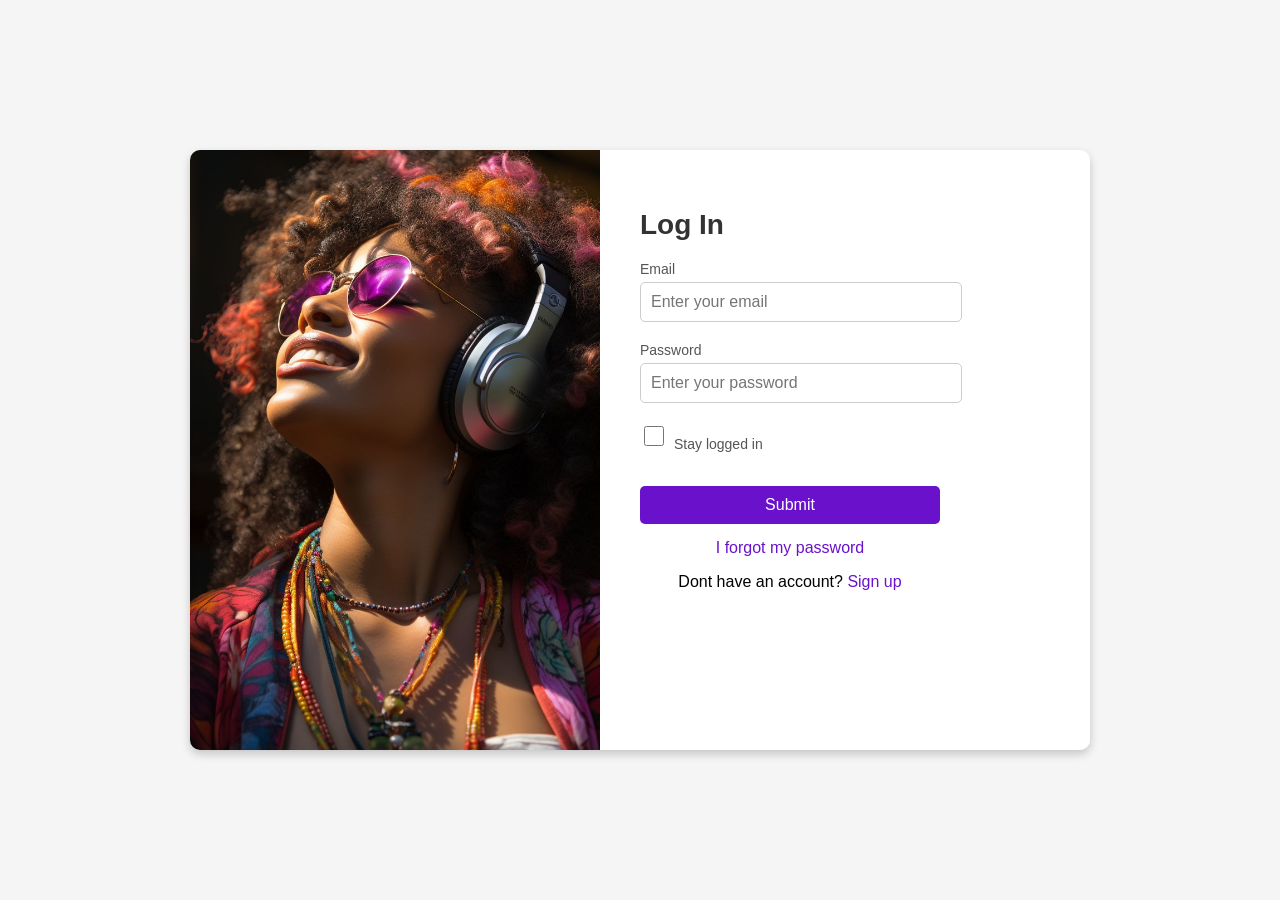
<file: index.html>
<!DOCTYPE html>
<html lang="en">
<head>
    <meta charset="UTF-8">
    <meta name="viewport" content="width=device-width, initial-scale=1.0">
    <title>Login & Sign Up</title>
    <link rel="stylesheet" href="stylet.css">
</head>
<body>
    <div class="login-container">
        <div class="image-section">
            <img src="d5d4e6100c75af40ae76760f24fcba44.jpg" alt="Decorative Background" id="slider-image" />
        </div>

        <div class="form-section">
            <h1 id="form-title">Log In</h1>
            <form id="auth-form" method="post" action="processor.php">
                <input type="hidden" id="form-action" name="action" value="login" />

                <!-- Login Fields -->
                <div id="login-fields">
                    <label for="login-email">Email</label>
                    <input type="email" id="login-email" name="login-email" placeholder="Enter your email" required />

                    <label for="login-password">Password</label>
                    <input type="password" id="login-password" name="login-password" placeholder="Enter your password" required />
                </div>

                <!-- Sign-Up Fields -->
                <div id="signup-fields" style="display: none;">
                    <label for="signup-email">Email</label>
                    <input type="email" id="signup-email" name="signup-email" placeholder="Enter your email" />

                    <label for="signup-password">Password</label>
                    <input type="password" id="signup-password" name="signup-password" placeholder="Enter your password" />
                    <small id="password-strength" style="display: none;"></small>

                    <label for="confirm-password">Confirm Password</label>
                    <input type="password" id="confirm-password" name="confirm-password" placeholder="Confirm your password" />
                </div>

                <div class="remember-me">
                    <input type="checkbox" id="stayLoggedIn" />
                    <label for="stayLoggedIn">Stay logged in</label>
                </div>  

                <button type="submit">Submit</button>

                <div class="additional-links">
                    <a href="javascript:void(0)" id="forgot-password">I forgot my password</a>
                    <p id="toggle-link">Dont have an account? <a href="#">Sign up</a></p>
                </div>
                
            </form>
        </div>
    </div>

    <script src="scriptss.js"></script>
</body>
</html>
</file>
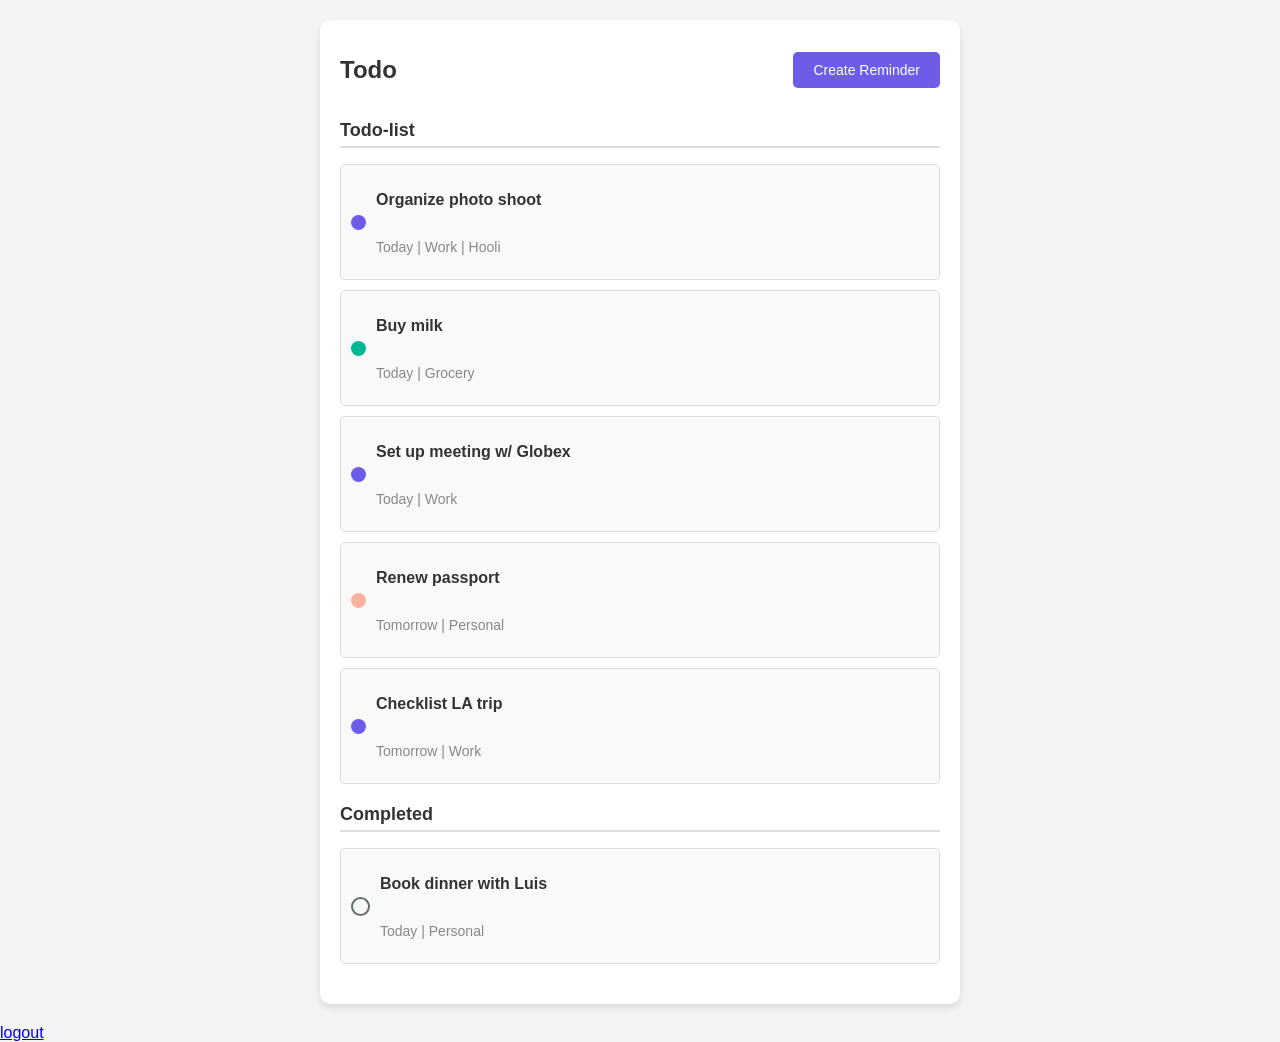
<file: index2.html>
<!DOCTYPE html>
<html lang="en">
<head>
    <meta charset="UTF-8">
    <meta name="viewport" content="width=device-width, initial-scale=1.0">
    <title>To-Do App</title>
    <link rel="stylesheet" href="styles.css">
</head>
<body>
    <div class="app-container">
        <header>
            <h1>Todo</h1>
            <button id="createReminderButton">Create Reminder</button>
        </header>

        <section class="todo-section">
            <h2>Todo-list</h2>
            <ul id="todoList">
                <li>
                    <span class="status-circle work"></span>
                    <div class="task-info">
                        <p class="task-title">Organize photo shoot</p>
                        <p class="task-details">Today | Work | Hooli</p>
                    </div>
                </li>
                <li>
                    <span class="status-circle grocery"></span>
                    <div class="task-info">
                        <p class="task-title">Buy milk</p>
                        <p class="task-details">Today | Grocery</p>
                    </div>
                </li>
                <li>
                    <span class="status-circle work"></span>
                    <div class="task-info">
                        <p class="task-title">Set up meeting w/ Globex</p>
                        <p class="task-details">Today | Work</p>
                    </div>
                </li>
                <li>
                    <span class="status-circle personal"></span>
                    <div class="task-info">
                        <p class="task-title">Renew passport</p>
                        <p class="task-details">Tomorrow | Personal</p>
                    </div>
                </li>
                <li>
                    <span class="status-circle work"></span>
                    <div class="task-info">
                        <p class="task-title">Checklist LA trip</p>
                        <p class="task-details">Tomorrow | Work</p>
                    </div>
                </li>
            </ul>
        </section>

        <section class="completed-section">
            <h2>Completed</h2>
            <ul id="completedList">
                <li>
                    <span class="status-circle personal completed"></span>
                    <div class="task-info">
                        <p class="task-title">Book dinner with Luis</p>
                        <p class="task-details">Today | Personal</p>
                    </div>
                </li>
            </ul>
        </section>
    </div>
    <a href="logout.php">logout</a>
</body>
<script src="scriptt.js"></script>
</html>
</file>
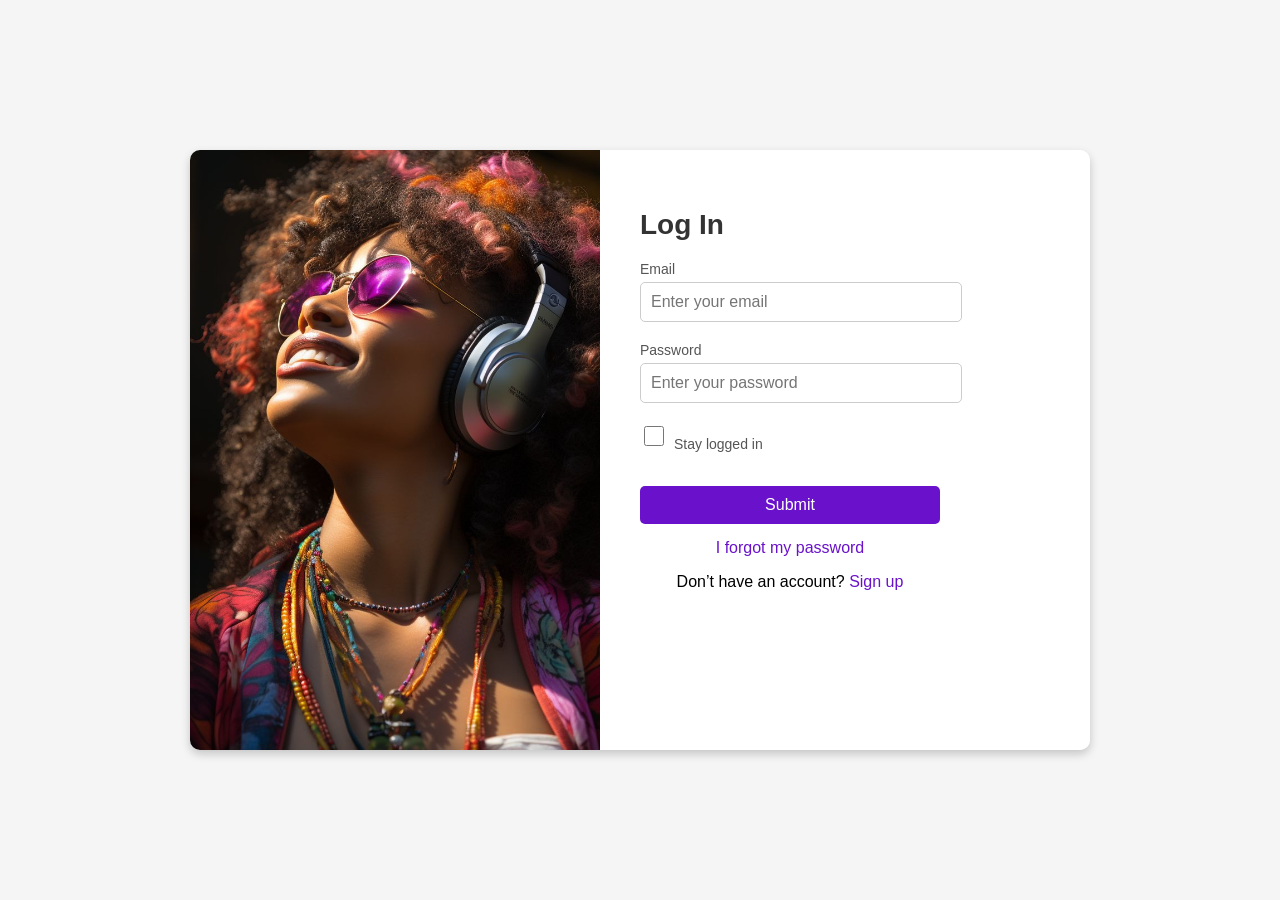
<file: login.html>
<!DOCTYPE html>
<html lang="en">
<head>
    <meta charset="UTF-8">
    <meta name="viewport" content="width=device-width, initial-scale=1.0">
    <title>Login & Sign Up</title>
    <link rel="stylesheet" href="stylet.css">
</head>
<body>
    <div class="login-container">
        <div class="image-section">
            <img src="d5d4e6100c75af40ae76760f24fcba44.jpg" alt="Decorative Background" id="slider-image" />
        </div>

        <div class="form-section">
            <h1 id="form-title">Log In</h1>
            <form id="auth-form" method="post" action="processor.php">
                <input type="hidden" id="form-action" name="action" value="login" />

                <!-- Login Fields -->
                <div id="login-fields">
                    <label for="login-email">Email</label>
                    <input type="email" id="login-email" name="login-email" placeholder="Enter your email" required />

                    <label for="login-password">Password</label>
                    <input type="password" id="login-password" name="login-password" placeholder="Enter your password" required />
                </div>

                <!-- Sign-Up Fields -->
                <div id="signup-fields" style="display: none;">
                    <label for="signup-email">Email</label>
                    <input type="email" id="signup-email" name="signup-email" placeholder="Enter your email" />

                    <label for="signup-password">Password</label>
                    <input type="password" id="signup-password" name="signup-password" placeholder="Enter your password" />
                    <small id="password-strength" style="display: none;"></small>

                    <label for="confirm-password">Confirm Password</label>
                    <input type="password" id="confirm-password" name="confirm-password" placeholder="Confirm your password" />
                </div>

                <div class="remember-me">
                    <input type="checkbox" id="stayLoggedIn" />
                    <label for="stayLoggedIn">Stay logged in</label>
                </div>  

                <button type="submit">Submit</button>

                <div class="additional-links">
                    <a href="#" id="forgot-password">I forgot my password</a>
                    <p id="toggle-link">Don’t have an account? <a href="#">Sign up</a></p>
                </div>
            </form>
        </div>
    </div>

    <script src="scriptss.js"></script>
</body>
</html>
</file>
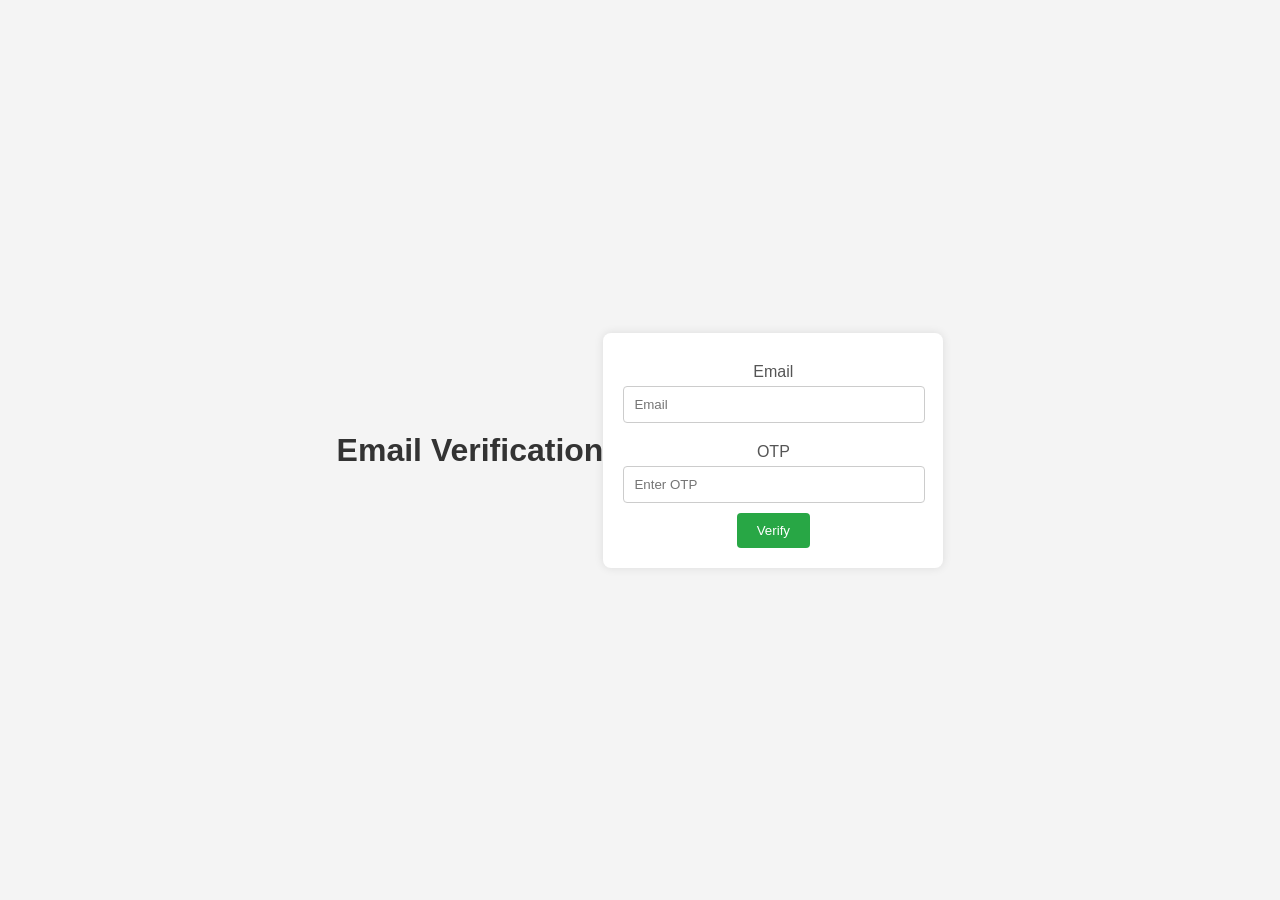
<file: verify.html>
<!DOCTYPE html>
<html lang="en">
<head>
    <meta charset="UTF-8">
    <meta name="viewport" content="width=device-width, initial-scale=1.0">
    <title>Verify OTP</title>
    <style>
        body {
            font-family: Arial, sans-serif;
            background-color: #f4f4f4;
            display: flex;
            justify-content: center;
            align-items: center;
            height: 100vh;
            margin: 0;
        }
        h1 {
            color: #333;
        }
        form {
            background: #fff;
            padding: 20px;
            border-radius: 8px;
            box-shadow: 0 0 10px rgba(0, 0, 0, 0.1);
            width: 300px;
            text-align: center;
        }
        label {
            display: block;
            margin: 10px 0 5px;
            color: #555;
        }
        input[type="email"],
        input[type="text"] {
            width: calc(100% - 20px);
            padding: 10px;
            margin-bottom: 10px;
            border: 1px solid #ccc;
            border-radius: 4px;
        }
        button {
            background-color: #28a745;
            color: white;
            padding: 10px 20px;
            border: none;
            border-radius: 4px;
            cursor: pointer;
        }
        button:hover {
            background-color: #218838;
        }
    </style>
</head>
<body>
    <h1>Email Verification</h1>
    <form id="verification-form" method="post" action="processor.php">
        <input type="hidden" name="action" value="verify">
        <label for="email">Email</label>
        <input type="email" name="email" placeholder="Email" required>
        <label for="otp">OTP</label>
        <input type="text" name="otp" placeholder="Enter OTP" required>
        <button type="submit">Verify</button>
    </form>
</body>
</html>
</file>
<file: stylet.css>
body {
    margin: 0;
    font-family: Arial, sans-serif;
    display: flex;
    justify-content: center;
    align-items: center;
    height: 100vh;
    background-color: #f5f5f5;
}

.login-container {
    display: flex;
    text-align: left;
    width: 900px;
    height: 600px;
    box-shadow: 0 4px 10px rgba(0, 0, 0, 0.2);
    border-radius: 10px;
    overflow: hidden;
}


.image-section {
    flex: 1;
    background-color: #f1f1f1;
    position: relative;
    overflow: hidden;
}

.image-section img {
    width: 100%;
    height: 100%;
    object-fit: cover;
    animation: fade 0s infinite;
}

@keyframes fade {
    0% { opacity: 1; }
    50% { opacity: 0; }
    100% { opacity: 1; }
}


.form-section {
    flex: 1;
    padding: 40px;
    background-color: #ffffff;
    display: flex;
    flex-direction: column;
}

.form-section h1 {
    margin-bottom: 20px;
    font-size: 28px;
    color: #333;
}

form {
    width: 100%;
    max-width: 300px;
    text-align: left;
}

label {
    display: block;
    margin-bottom: 5px;
    font-size: 14px;
    color: #555;
}

input {
    width: 100%;
    padding: 10px;
    margin-bottom: 20px;
    border: 1px solid #ccc;
    border-radius: 5px;
    font-size: 16px;
}

input:focus {
    outline: none;
    border-color: #6a11cb;
}

.remember-me {
    display: flex;
    align-items: center;
    justify-content: flex-start;
    margin-bottom: 20px;
}

.remember-me input {
    margin-right: 10px;
    cursor: pointer;
    width: 20px;
    height: 20px;
}

.remember-me label {
    font-size: 14px;
    color: #555;
    line-height: 1.2;
    margin: 0;
    cursor: pointer;
}



button {
    width: 100%;
    padding: 10px;
    background-color: #6a11cb;
    color: white;
    border: none;
    border-radius: 5px;
    cursor: pointer;
    font-size: 16px;
}

button:hover {
    background-color: #8e54e9;
}

.additional-links {
    text-align: center;
    margin-top: 15px;
}

.additional-links a {
    color: #6a11cb;
    text-decoration: none;
}

.additional-links a:hover {
    text-decoration: underline;
}

#password-strength {
    display: none;
    margin-bottom: 20px;
    margin-top: -15px;
}
</file>
<file: styles.css>
/* General styles */
body {
    font-family: Arial, sans-serif;
    margin: 0;
    padding: 0;
    background-color: #f3f4f6;
    color: #333;
}

/* App container */
.app-container {
    max-width: 600px;
    margin: 20px auto;
    padding: 20px;
    background: #fff;
    border-radius: 10px;
    box-shadow: 0 4px 8px rgba(0, 0, 0, 0.1);
}

/* Header styles */
header {
    display: flex;
    justify-content: space-between;
    align-items: center;
    margin-bottom: 20px;
}

header h1 {
    font-size: 24px;
}

header button {
    padding: 10px 20px;
    background-color: #6c5ce7;
    color: white;
    border: none;
    border-radius: 5px;
    cursor: pointer;
    font-size: 14px;
}

header button:hover {
    background-color: #5a4bda;
}

/* Task section styles */
section {
    margin-bottom: 20px;
}

h2 {
    font-size: 18px;
    margin-bottom: 10px;
    border-bottom: 2px solid #ddd;
    padding-bottom: 5px;
}

ul {
    list-style: none;
    padding: 0;
}

li {
    display: flex;
    align-items: center;
    padding: 10px;
    background: #f9f9f9;
    border: 1px solid #ddd;
    border-radius: 5px;
    margin-bottom: 10px;
}

.status-circle {
    width: 15px;
    height: 15px;
    border-radius: 50%;
    margin-right: 10px;
}

.status-circle.work {
    background-color: #6c5ce7;
}

.status-circle.grocery {
    background-color: #00b894;
}

.status-circle.personal {
    background-color: #fab1a0;
}

.status-circle.completed {
    border: 2px solid #636e72;
    background-color: transparent;
}

.task-info {
    display: flex;
    flex-direction: column;
}

.task-title {
    font-size: 16px;
    font-weight: bold;
}

.task-details {
    font-size: 14px;
    color: #888;
}
</file>
